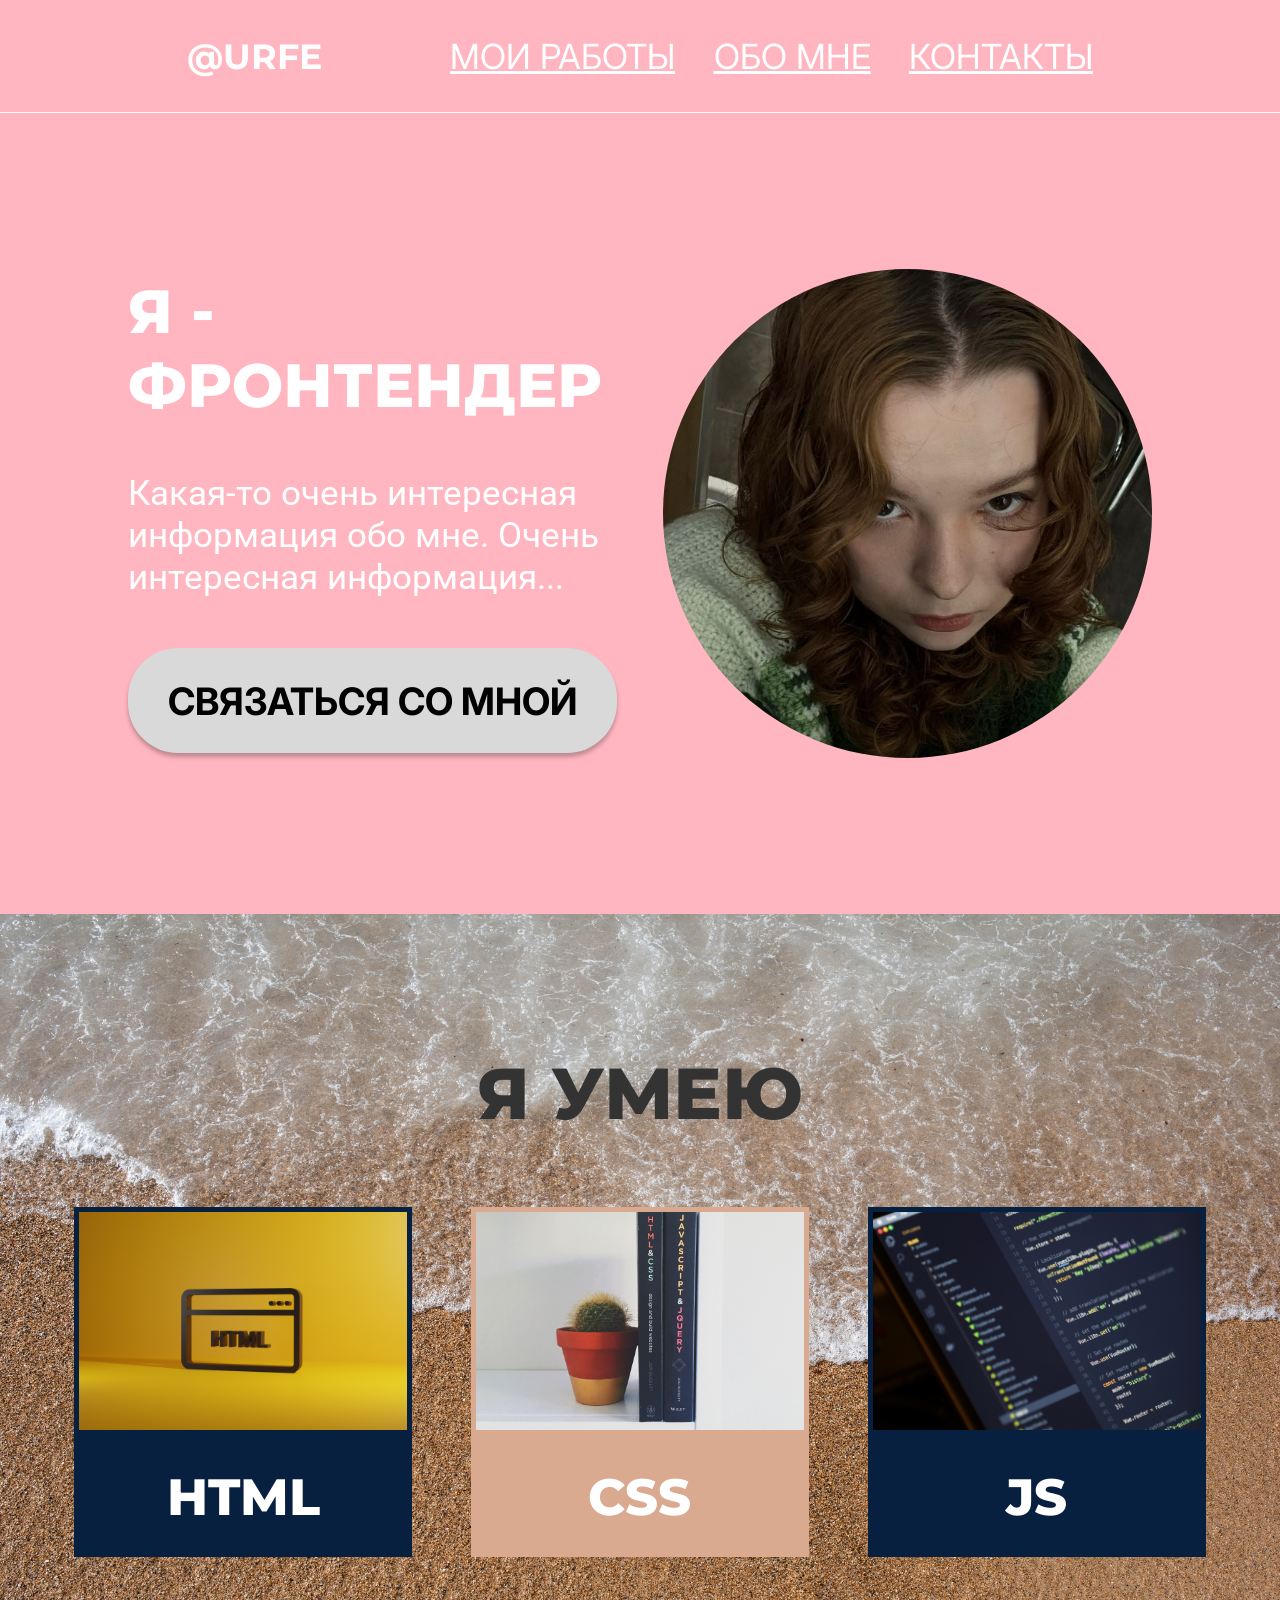
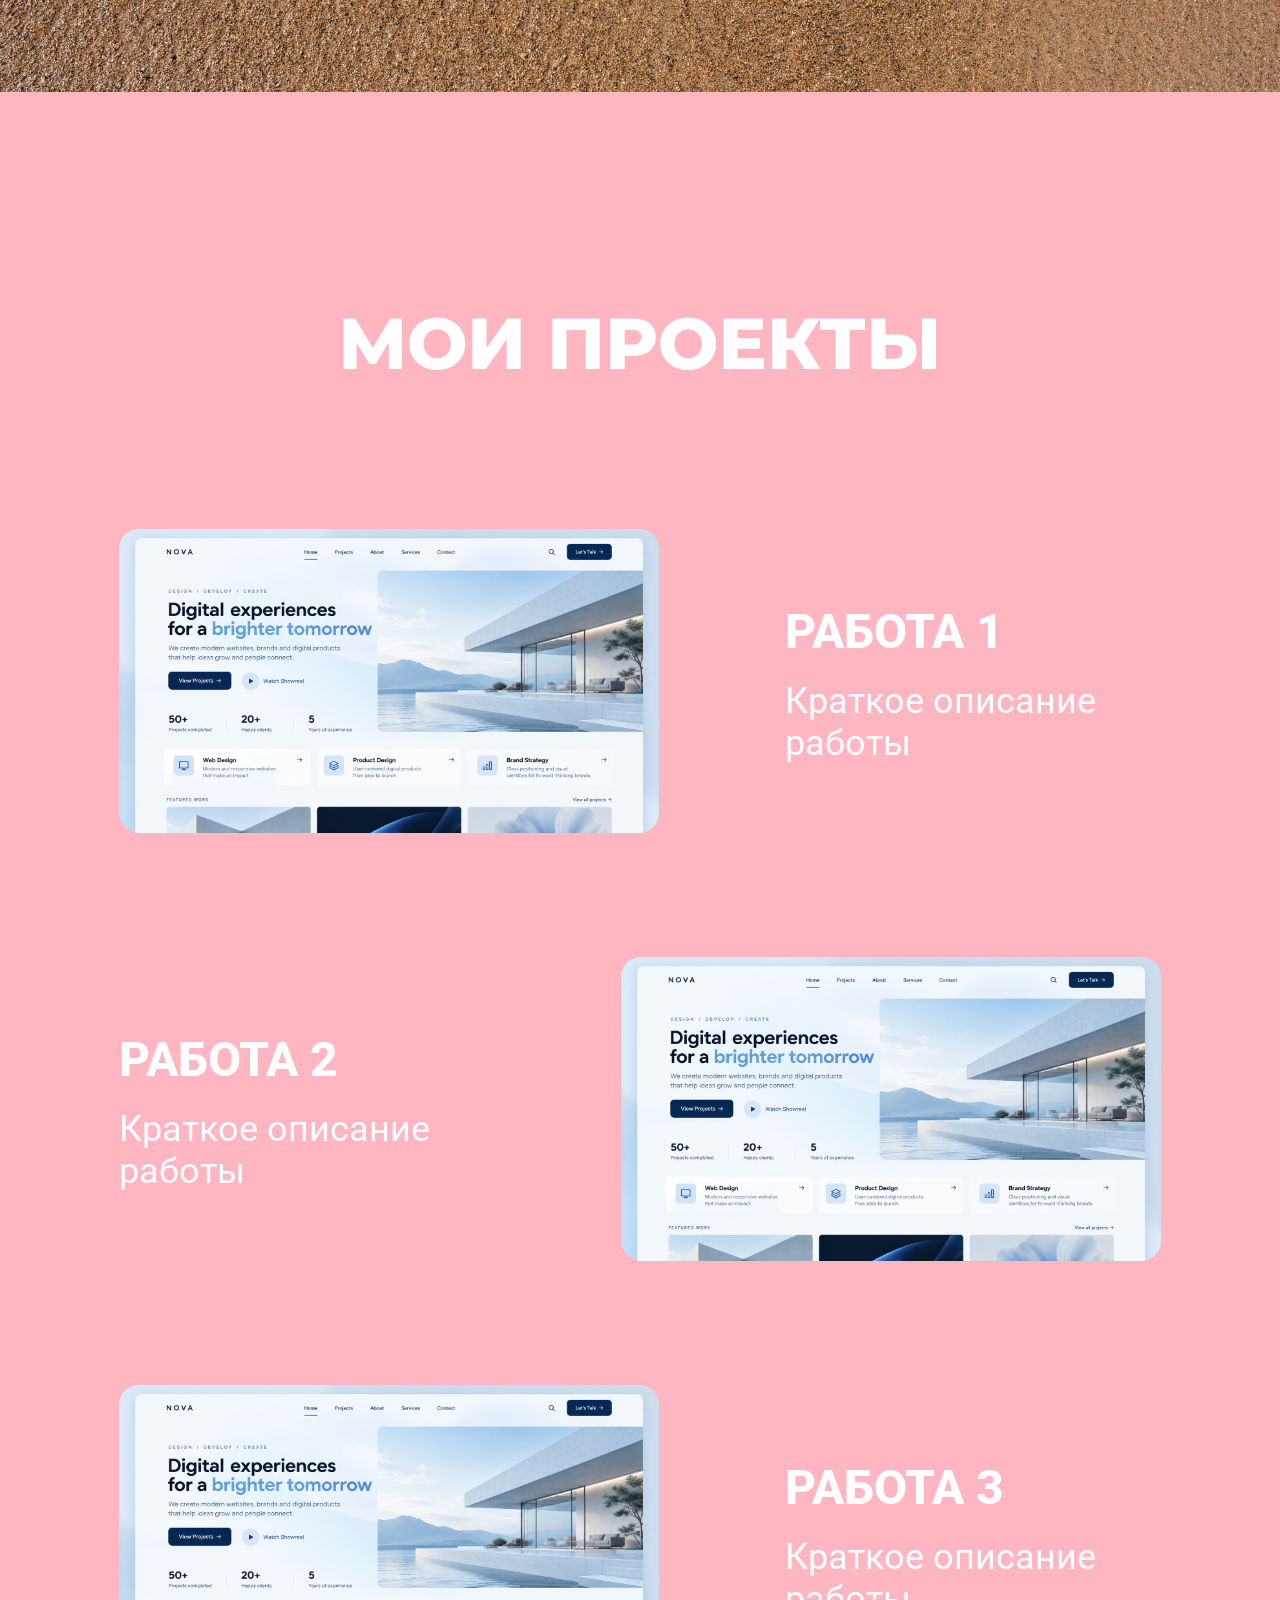
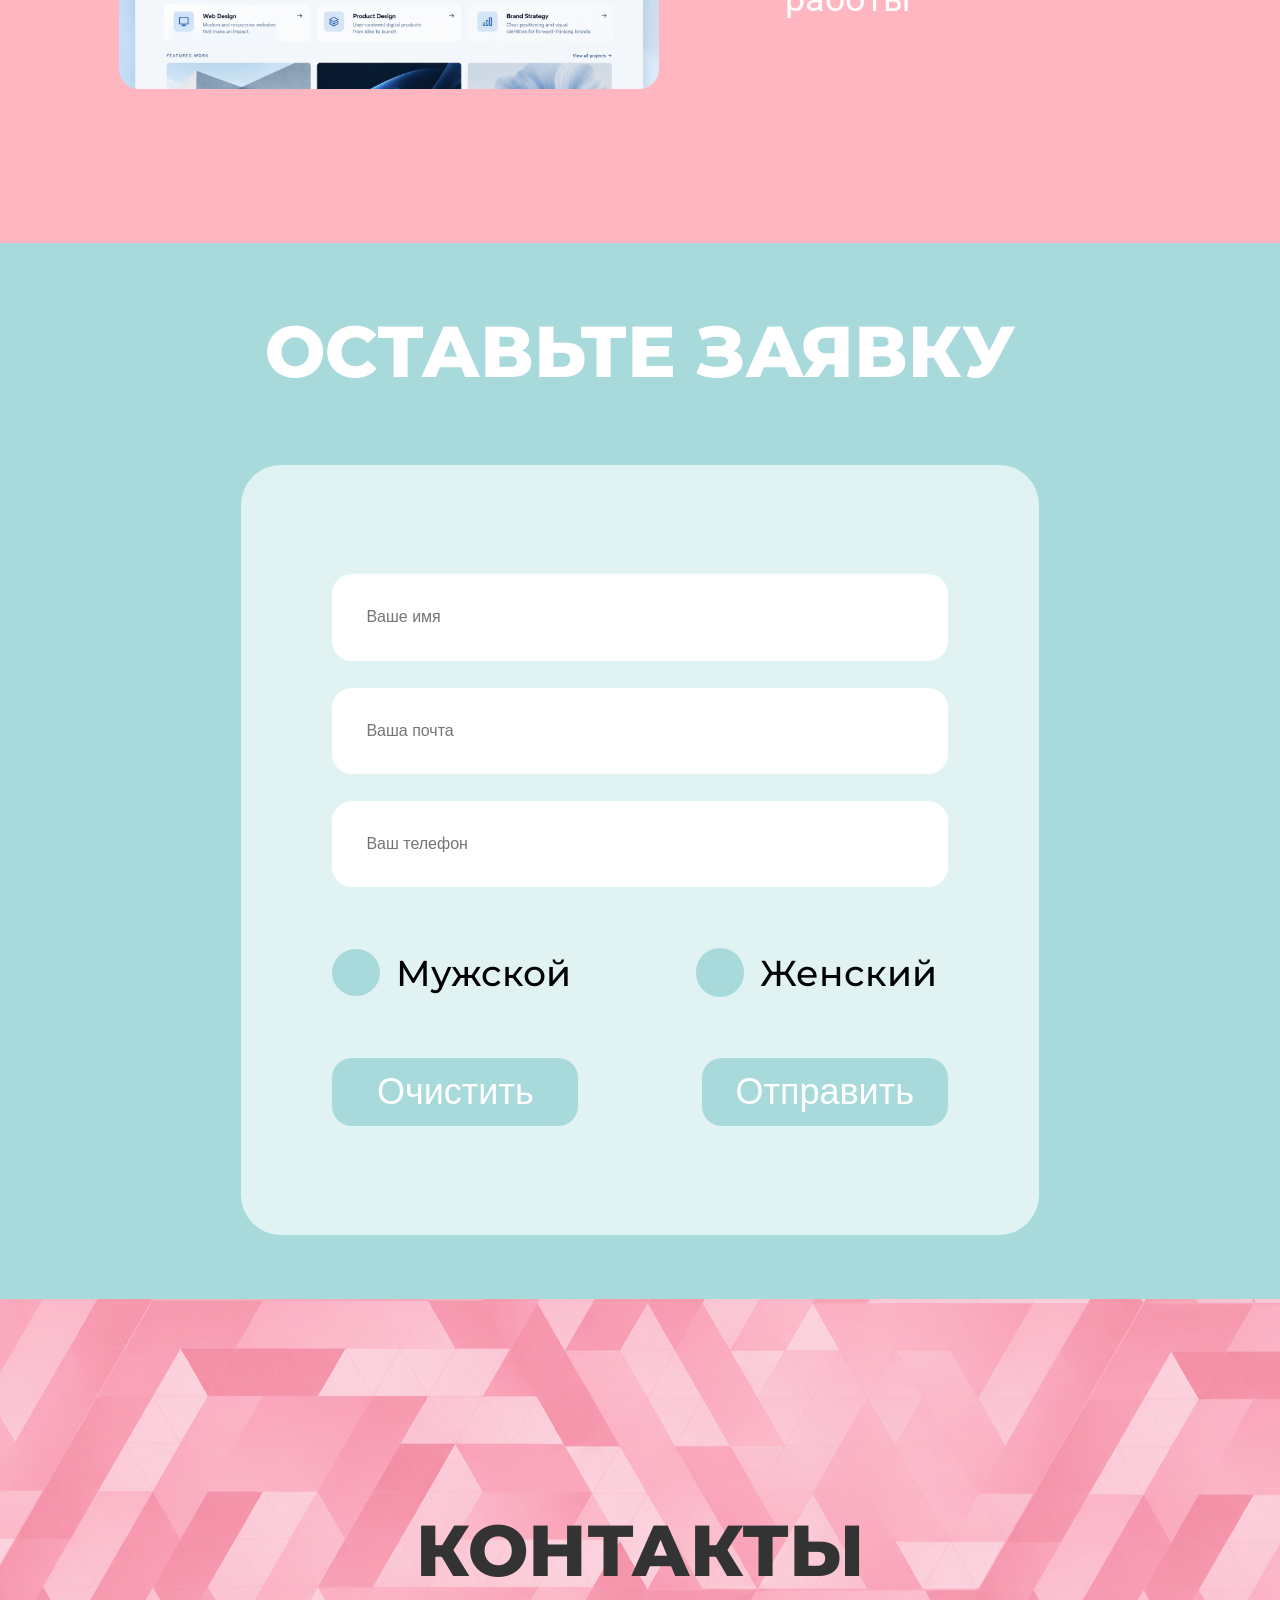
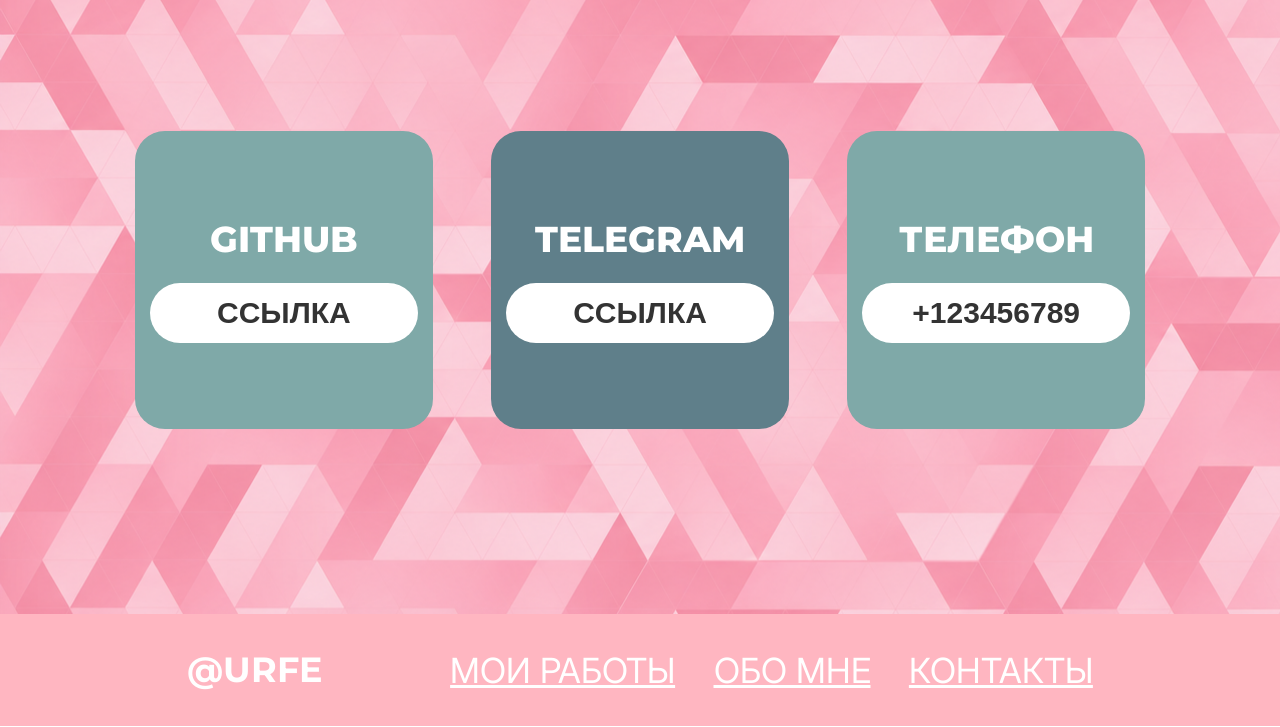
<file: index.html>
<!DOCTYPE html>
<html lang="en">
    <link rel="stylesheet" type="text/css" href="./main.css">
    
    <link rel="preconnect" href="https://fonts.googleapis.com">
    <link rel="preconnect" href="https://fonts.gstatic.com" crossorigin>
    <link href="https://fonts.googleapis.com/css2?family=Cinzel:wght@400..900&family=Inter:ital,opsz,wght@0,14..32,100..900;1,14..32,100..900&family=Montserrat:ital,wght@0,100..900;1,100..900&family=Roboto:ital,wght@0,100..900;1,100..900&family=Sora:wght@100..800&family=Source+Sans+3:ital,wght@0,200..900;1,200..900&family=Source+Serif+4:ital,opsz,wght@0,8..60,200..900;1,8..60,200..900&family=Vollkorn:ital,wght@0,400..900;1,400..900&display=swap" rel="stylesheet">
  
    <link rel="preconnect" href="https://fonts.googleapis.com">
    <link rel="preconnect" href="https://fonts.gstatic.com" crossorigin>
    <link href="https://fonts.googleapis.com/css2?family=Cinzel:wght@400..900&family=Inter:ital,opsz,wght@0,14..32,100..900;1,14..32,100..900&family=Montserrat:ital,wght@0,100..900;1,100..900&family=Roboto:ital,wght@0,100..900;1,100..900&family=Sora:wght@100..800&family=Source+Sans+3:ital,wght@0,200..900;1,200..900&family=Source+Serif+4:ital,opsz,wght@0,8..60,200..900;1,8..60,200..900&family=Vollkorn:ital,wght@0,400..900;1,400..900&display=swap" rel="stylesheet">

    <link rel="preconnect" href="https://fonts.googleapis.com">
    <link rel="preconnect" href="https://fonts.gstatic.com" crossorigin>
    <link href="https://fonts.googleapis.com/css2?family=Cinzel:wght@400..900&family=Inter:ital,opsz,wght@0,14..32,100..900;1,14..32,100..900&family=Montserrat:ital,wght@0,100..900;1,100..900&family=Sora:wght@100..800&family=Source+Sans+3:ital,wght@0,200..900;1,200..900&family=Source+Serif+4:ital,opsz,wght@0,8..60,200..900;1,8..60,200..900&family=Vollkorn:ital,wght@0,400..900;1,400..900&display=swap" rel="stylesheet">
<head>
    <meta charset="UTF-8">
    <meta http-equiv="X-UA-Compatible" content="IE=edge">
    <meta name="viewport" content="width=device-width, initial-scale=1.0">
    <title>Document</title>
</head>
<body>
    <div class="wrapper-body"></div>
        <header class="wrapper border-bottom">
            <div class="header">
                <div class="nickname">
                    <p class="username">@URFE</p>
                </div>

                    <input type="checkbox" id="burger-toggle" class="burger-toggle">
                    <label for="burger-toggle" class="burger-btn">
                        <span></span>
                    </label>
                


                <nav class="nav">
                    <a href="" class="links">МОИ РАБОТЫ</a>
                    <a href="" class="links">ОБО МНЕ</a>
                    <a href="" class="links">КОНТАКТЫ</a>
                </nav>
            </div>
        </header>

        <main class="wrapper">
            <div class="main">
                <div class="information">
                    <div class="title-container">
                        <h1 class="title">Я - ФРОНТЕНДЕР</h1>
                    </div>
                    <p class="someInfo">Какая-то очень интересная информация обо мне. Очень интересная информация...</p>
                    <button class="contact">СВЯЗАТЬСЯ СО МНОЙ</button>
                </div>
                
                <div class="img-container">
                    <img class="img" src="./photo_2026-08-16_20-21-43.jpg">
                </div>
            </div>
        </main>

        <section class="wrapper-i-can">
            <div class="i-can">
                <img class="background-img" src="./background.jpg">
                    <div class="content-i-can">
                        <span class="i-can-title">Я УМЕЮ</span>
                        <div class="imgs">
                            <div class="photo-container">
                                <img src="./html.jpg" alt="" class="img-i-can html">
                                <div class="block-html block">
                                    <p class="span-i-can">HTML</p>
                                </div>
                                
                            </div>
                            <div class="photo-container">
                                <img src="./css.jpg" alt="" class="img-i-can css">
                                <div class="block-css block">
                                    <p class="span-i-can">CSS</p>
                                </div>
                                
                            </div>
                            <div class="photo-container">
                                <img src="./js.jpg" alt="" class="img-i-can js">
                                <div class="block-js block">
                                    <p class="span-i-can">JS</p>
                                </div>
                                
                            </div>
                        </div>   
                    </div>
            </div>
        
        </section>

        <class class="wrapper">
            <section class="works">
                <p class="title-works">МОИ ПРОЕКТЫ</p>
                <div class="gallery-of-works">
                    <div class="work">
                        <div class="img-work-container">
                            <img src="./works.png" alt="" class="img-work">
                        </div>
                        <div class="info-about-work">
                            <p class="title-of-work">РАБОТА 1</p>
                            <p class="description-work">Краткое описание работы</p>
                        </div>
                    </div>

                    <div class="work">
                        <div class="img-work-container">
                            <img src="./works.png" alt="" class="img-work">
                        </div>
                    
                        <div class="info-about-work">
                            <p class="title-of-work">РАБОТА 2</p>
                            <p class="description-work">Краткое описание работы</p>
                        </div>
                    </div>

                    <div class="work">
                        <div class="img-work-container">
                            <img src="./works.png" alt="" class="img-work">
                        </div>
                        <div class="info-about-work">
                            <p class="title-of-work">РАБОТА 3</p>
                            <p class="description-work">Краткое описание работы</p>
                        </div>
                    </div>    
                </div>
                
            </section>
        </class>

        <section class="wrapper-request">
            <form class="request">
                <p class="title-request">ОСТАВЬТЕ ЗАЯВКУ</p>
                <div class="form-request">
                    <div class="request-data">
                        <input type="text" placeholder="Ваше имя" class="name input">
                        <input type="email" placeholder="Ваша почта" class="email input">
                        <input type="text" placeholder="Ваш телефон" class="number input">
                        <div class="gender">
                            <div class="man-container">
                                <input type="radio" id="man-dot" name="gender" value="man">
                                <label for="man-dot">Мужской</label>
                            </div>

                            <div class="woman-container">
                                <input type="radio" id="woman-dot" name="gender" value="woman">
                                <label for="woman-dot">Женский</label>
                            </div>
                        </div>
                    <div class="buttons-request">
                        <button class="clear button-request">Очистить</button>
                        <button class="send-request button-request">Отправить</button>
                    </div>
                </div>
            </form>

        </section>

        <section class="wrapper-my-links">
            <div class="my-links">
                <p class="title-my-links">КОНТАКТЫ</p>
                <div class="container-my-links">
                    <div class="block-my-links">
                        <p class="title-block-my-links">GITHUB</p>
                        <button class="button-link">ССЫЛКА</button>
                    </div>
                    <div class="block-my-links">
                        <p class="title-block-my-links">TELEGRAM</p>
                        <button class="button-link">ССЫЛКА</button>
                    </div>
                    <div class="block-my-links">
                        <p class="title-block-my-links">ТЕЛЕФОН</p>
                        <button class="button-link">+123456789</button>
                    </div>
                </div>
            </div>
        </section>
    </div>
    
    <footer class="wrapper border-bottom">
        <div class="footer">
            <div class="nickname">
                <p class="username">@URFE</p>
            </div>
            <nav class="nav">
                <a href="" class="links">МОИ РАБОТЫ</a>
                <a href="" class="links">ОБО МНЕ</a>
                <a href="" class="links">КОНТАКТЫ</a>
            </nav>
        </div>
    </footer>
</body>
</html>
</file>
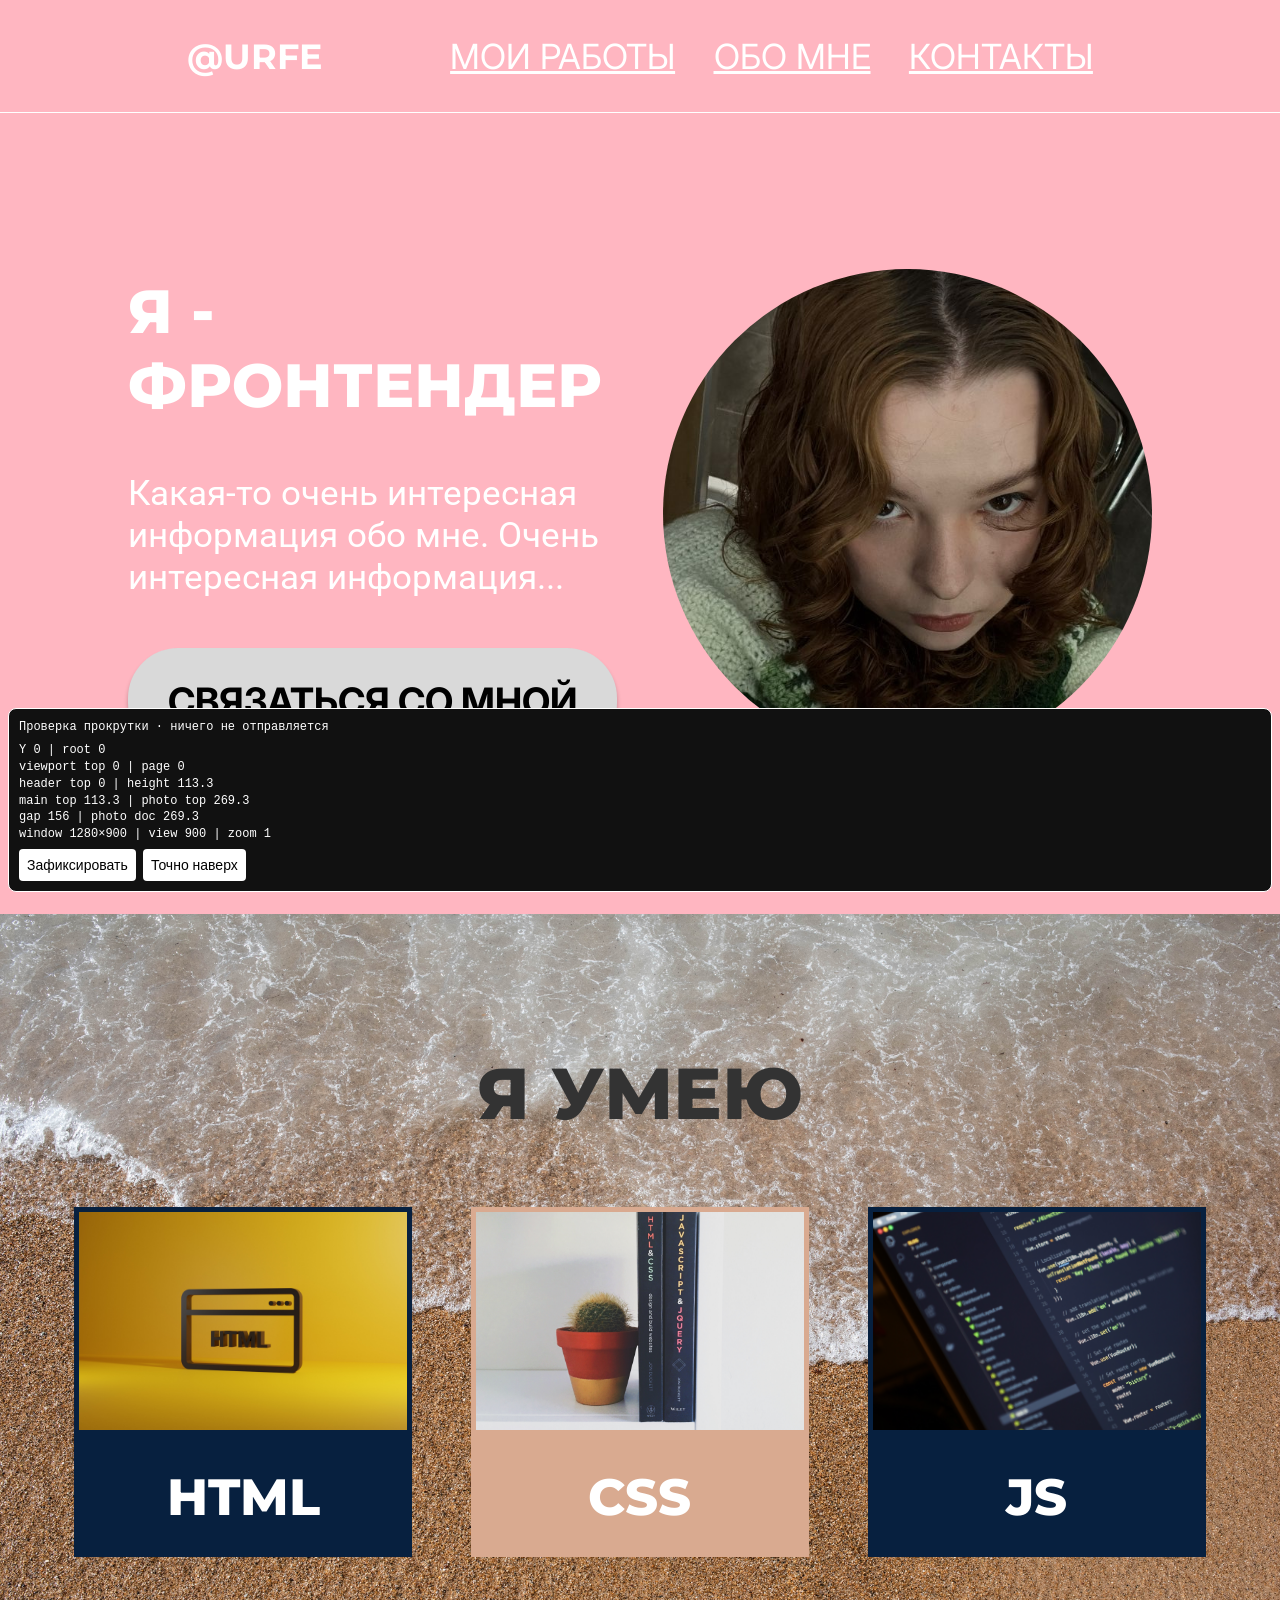
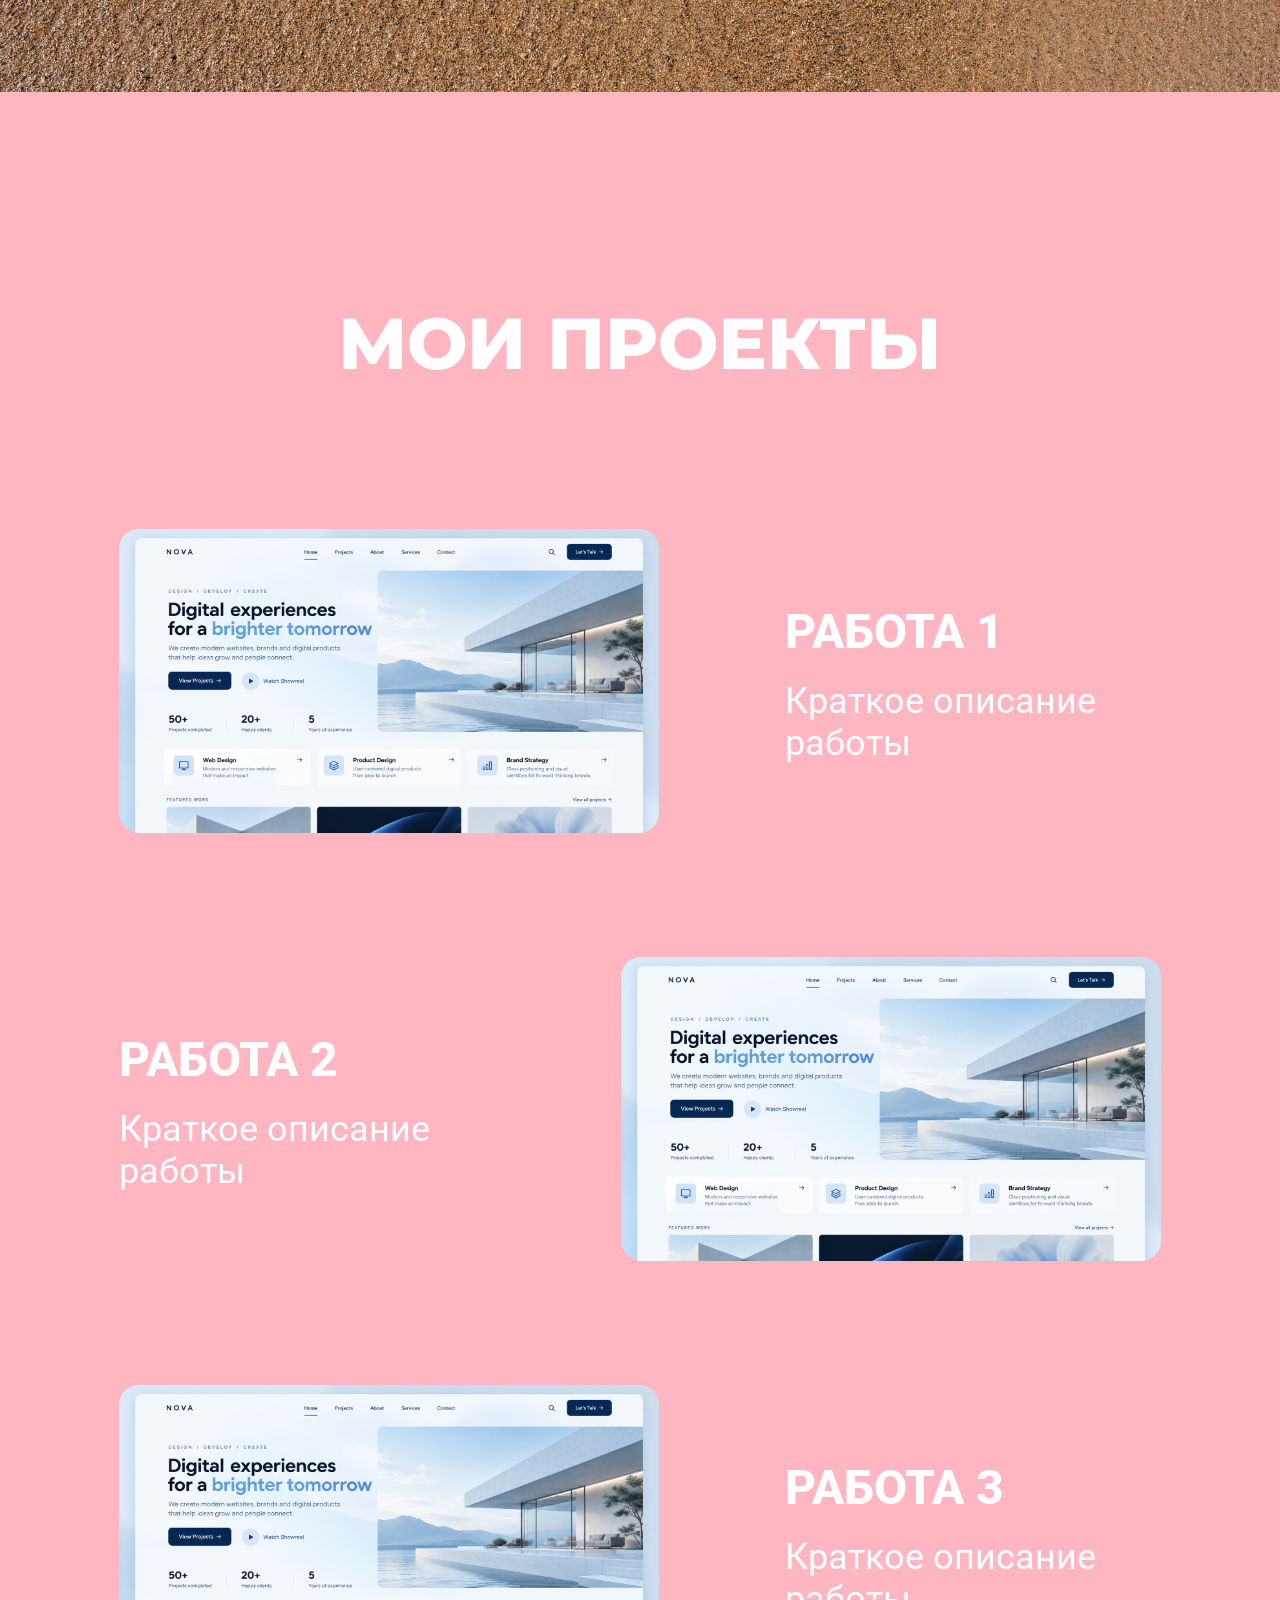
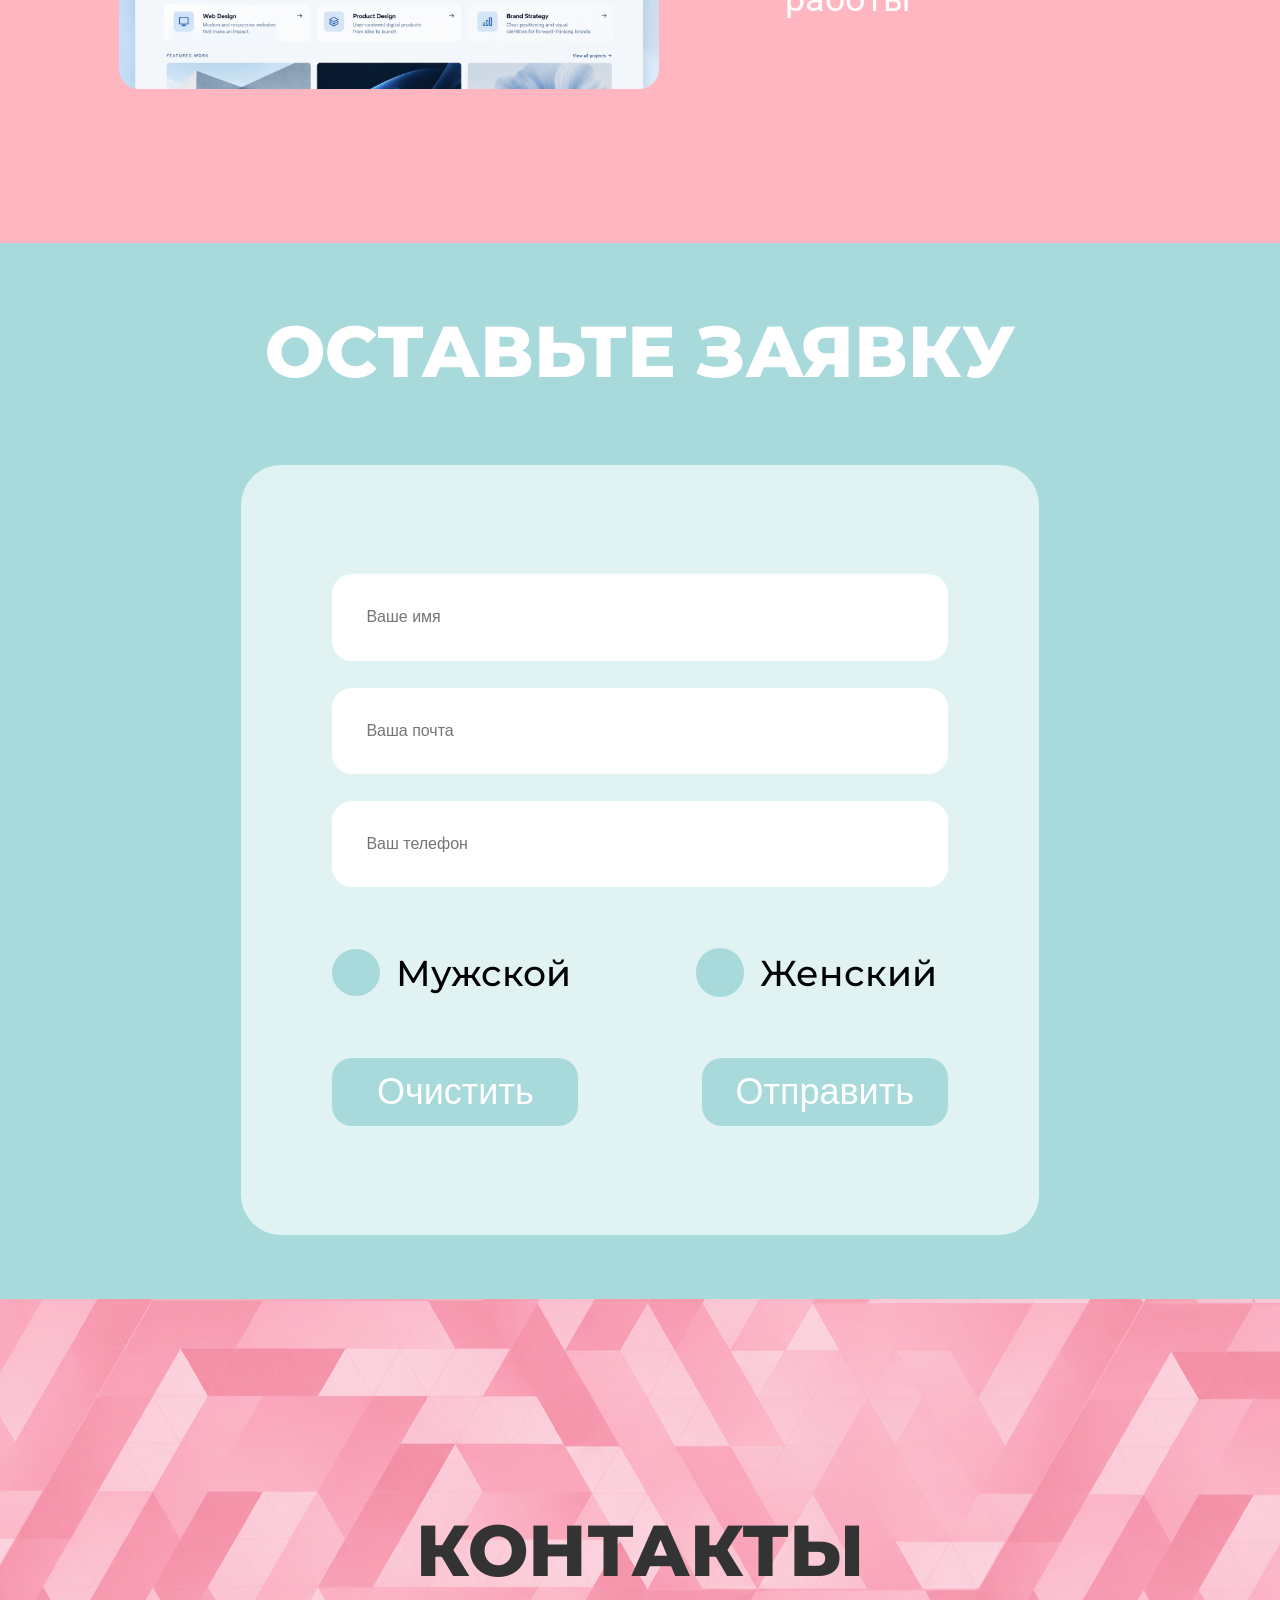
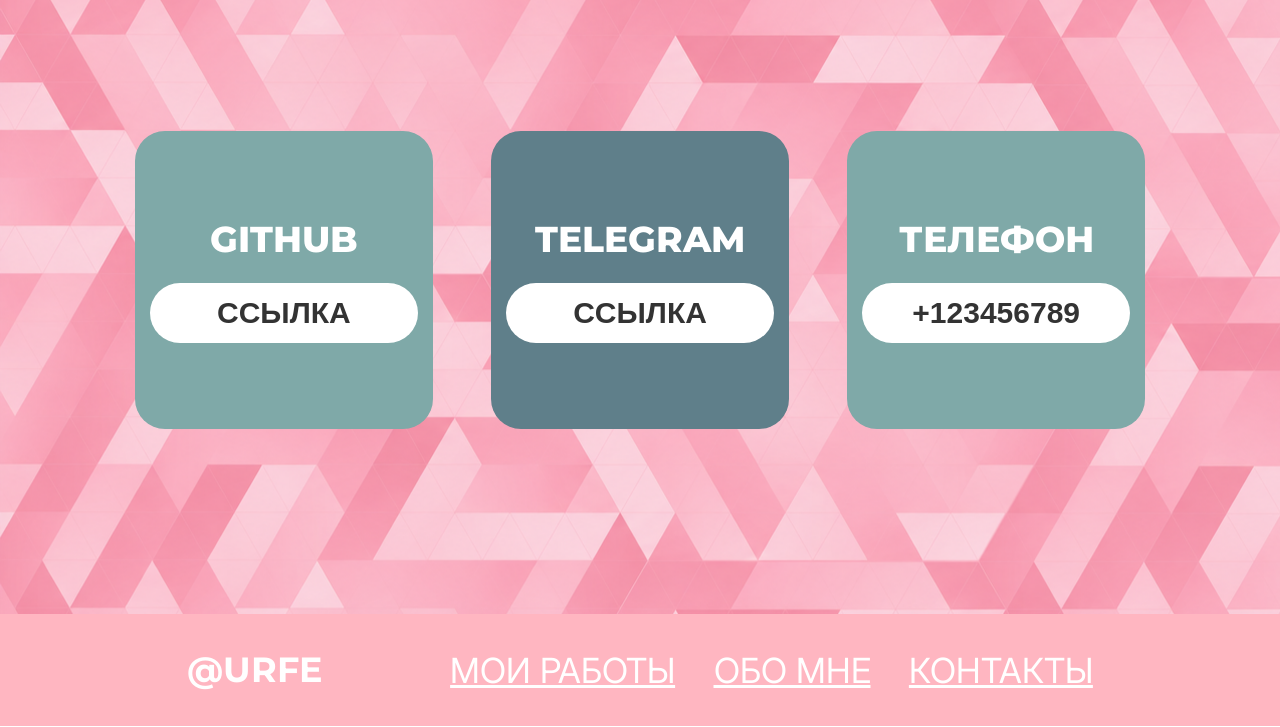
<file: scroll-check.html>
<!DOCTYPE html>
<html lang="en">
    <link rel="stylesheet" type="text/css" href="./main.css">
    
    <link rel="preconnect" href="https://fonts.googleapis.com">
    <link rel="preconnect" href="https://fonts.gstatic.com" crossorigin>
    <link href="https://fonts.googleapis.com/css2?family=Cinzel:wght@400..900&family=Inter:ital,opsz,wght@0,14..32,100..900;1,14..32,100..900&family=Montserrat:ital,wght@0,100..900;1,100..900&family=Roboto:ital,wght@0,100..900;1,100..900&family=Sora:wght@100..800&family=Source+Sans+3:ital,wght@0,200..900;1,200..900&family=Source+Serif+4:ital,opsz,wght@0,8..60,200..900;1,8..60,200..900&family=Vollkorn:ital,wght@0,400..900;1,400..900&display=swap" rel="stylesheet">
  
    <link rel="preconnect" href="https://fonts.googleapis.com">
    <link rel="preconnect" href="https://fonts.gstatic.com" crossorigin>
    <link href="https://fonts.googleapis.com/css2?family=Cinzel:wght@400..900&family=Inter:ital,opsz,wght@0,14..32,100..900;1,14..32,100..900&family=Montserrat:ital,wght@0,100..900;1,100..900&family=Roboto:ital,wght@0,100..900;1,100..900&family=Sora:wght@100..800&family=Source+Sans+3:ital,wght@0,200..900;1,200..900&family=Source+Serif+4:ital,opsz,wght@0,8..60,200..900;1,8..60,200..900&family=Vollkorn:ital,wght@0,400..900;1,400..900&display=swap" rel="stylesheet">

    <link rel="preconnect" href="https://fonts.googleapis.com">
    <link rel="preconnect" href="https://fonts.gstatic.com" crossorigin>
    <link href="https://fonts.googleapis.com/css2?family=Cinzel:wght@400..900&family=Inter:ital,opsz,wght@0,14..32,100..900;1,14..32,100..900&family=Montserrat:ital,wght@0,100..900;1,100..900&family=Sora:wght@100..800&family=Source+Sans+3:ital,wght@0,200..900;1,200..900&family=Source+Serif+4:ital,opsz,wght@0,8..60,200..900;1,8..60,200..900&family=Vollkorn:ital,wght@0,400..900;1,400..900&display=swap" rel="stylesheet">
<head>
    <meta charset="UTF-8">
    <meta http-equiv="X-UA-Compatible" content="IE=edge">
    <meta name="viewport" content="width=device-width, initial-scale=1.0">
    <title>Document</title>
</head>
<body>
    <div class="wrapper-body"></div>
        <header class="wrapper border-bottom">
            <div class="header">
                <div class="nickname">
                    <p class="username">@URFE</p>
                </div>

                    <input type="checkbox" id="burger-toggle" class="burger-toggle">
                    <label for="burger-toggle" class="burger-btn">
                        <span></span>
                    </label>
                


                <nav class="nav">
                    <a href="" class="links">МОИ РАБОТЫ</a>
                    <a href="" class="links">ОБО МНЕ</a>
                    <a href="" class="links">КОНТАКТЫ</a>
                </nav>
            </div>
        </header>

        <main class="wrapper">
            <div class="main">
                <div class="information">
                    <div class="title-container">
                        <h1 class="title">Я - ФРОНТЕНДЕР</h1>
                    </div>
                    <p class="someInfo">Какая-то очень интересная информация обо мне. Очень интересная информация...</p>
                    <button class="contact">СВЯЗАТЬСЯ СО МНОЙ</button>
                </div>
                
                <div class="img-container">
                    <img class="img" src="./photo_2026-08-16_20-21-43.jpg">
                </div>
            </div>
        </main>

        <section class="wrapper-i-can">
            <div class="i-can">
                <img class="background-img" src="./background.jpg">
                    <div class="content-i-can">
                        <span class="i-can-title">Я УМЕЮ</span>
                        <div class="imgs">
                            <div class="photo-container">
                                <img src="./html.jpg" alt="" class="img-i-can html">
                                <div class="block-html block">
                                    <p class="span-i-can">HTML</p>
                                </div>
                                
                            </div>
                            <div class="photo-container">
                                <img src="./css.jpg" alt="" class="img-i-can css">
                                <div class="block-css block">
                                    <p class="span-i-can">CSS</p>
                                </div>
                                
                            </div>
                            <div class="photo-container">
                                <img src="./js.jpg" alt="" class="img-i-can js">
                                <div class="block-js block">
                                    <p class="span-i-can">JS</p>
                                </div>
                                
                            </div>
                        </div>   
                    </div>
            </div>
        
        </section>

        <class class="wrapper">
            <section class="works">
                <p class="title-works">МОИ ПРОЕКТЫ</p>
                <div class="gallery-of-works">
                    <div class="work">
                        <div class="img-work-container">
                            <img src="./works.png" alt="" class="img-work">
                        </div>
                        <div class="info-about-work">
                            <p class="title-of-work">РАБОТА 1</p>
                            <p class="description-work">Краткое описание работы</p>
                        </div>
                    </div>

                    <div class="work">
                        <div class="img-work-container">
                            <img src="./works.png" alt="" class="img-work">
                        </div>
                    
                        <div class="info-about-work">
                            <p class="title-of-work">РАБОТА 2</p>
                            <p class="description-work">Краткое описание работы</p>
                        </div>
                    </div>

                    <div class="work">
                        <div class="img-work-container">
                            <img src="./works.png" alt="" class="img-work">
                        </div>
                        <div class="info-about-work">
                            <p class="title-of-work">РАБОТА 3</p>
                            <p class="description-work">Краткое описание работы</p>
                        </div>
                    </div>    
                </div>
                
            </section>
        </class>

        <section class="wrapper-request">
            <form class="request">
                <p class="title-request">ОСТАВЬТЕ ЗАЯВКУ</p>
                <div class="form-request">
                    <div class="request-data">
                        <input type="text" placeholder="Ваше имя" class="name input">
                        <input type="email" placeholder="Ваша почта" class="email input">
                        <input type="text" placeholder="Ваш телефон" class="number input">
                        <div class="gender">
                            <div class="man-container">
                                <input type="radio" id="man-dot" name="gender" value="man">
                                <label for="man-dot">Мужской</label>
                            </div>

                            <div class="woman-container">
                                <input type="radio" id="woman-dot" name="gender" value="woman">
                                <label for="woman-dot">Женский</label>
                            </div>
                        </div>
                    <div class="buttons-request">
                        <button class="clear button-request">Очистить</button>
                        <button class="send-request button-request">Отправить</button>
                    </div>
                </div>
            </form>

        </section>

        <section class="wrapper-my-links">
            <div class="my-links">
                <p class="title-my-links">КОНТАКТЫ</p>
                <div class="container-my-links">
                    <div class="block-my-links">
                        <p class="title-block-my-links">GITHUB</p>
                        <button class="button-link">ССЫЛКА</button>
                    </div>
                    <div class="block-my-links">
                        <p class="title-block-my-links">TELEGRAM</p>
                        <button class="button-link">ССЫЛКА</button>
                    </div>
                    <div class="block-my-links">
                        <p class="title-block-my-links">ТЕЛЕФОН</p>
                        <button class="button-link">+123456789</button>
                    </div>
                </div>
            </div>
        </section>
    </div>
    
    <footer class="wrapper border-bottom">
        <div class="footer">
            <div class="nickname">
                <p class="username">@URFE</p>
            </div>
            <nav class="nav">
                <a href="" class="links">МОИ РАБОТЫ</a>
                <a href="" class="links">ОБО МНЕ</a>
                <a href="" class="links">КОНТАКТЫ</a>
            </nav>
        </div>
    </footer>
<script>
(() => {
  const panel = document.createElement('aside');
  panel.id = 'scroll-diagnostics';
  panel.style.cssText = 'position:fixed;left:8px;right:8px;bottom:8px;z-index:2147483646;padding:10px;background:#111;color:#fff;border:1px solid #fff;border-radius:8px;font:12px/1.4 monospace;text-align:left';
  panel.innerHTML = '<div>Проверка прокрутки · ничего не отправляется</div><pre style="margin:6px 0;white-space:pre-wrap"></pre><button type="button">Зафиксировать</button> <button type="button">Точно наверх</button>';
  document.body.append(panel);
  const output = panel.querySelector('pre');
  const [freeze, top] = panel.querySelectorAll('button');
  for (const button of [freeze, top]) button.style.cssText = 'font:14px sans-serif;padding:8px;border:0;border-radius:4px;background:white;color:black';
  let frozen = false;
  let queued = false;
  const n = value => Math.round(value * 10) / 10;
  function measure() {
    queued = false;
    if (frozen) return;
    const header = document.querySelector('header').getBoundingClientRect();
    const main = document.querySelector('main').getBoundingClientRect();
    const photo = document.querySelector('.img').getBoundingClientRect();
    const v = window.visualViewport;
    output.textContent = [
      `Y ${n(scrollY)} | root ${n(document.scrollingElement.scrollTop)}`,
      `viewport top ${n(v?.offsetTop ?? 0)} | page ${n(v?.pageTop ?? scrollY)}`,
      `header top ${n(header.top)} | height ${n(header.height)}`,
      `main top ${n(main.top)} | photo top ${n(photo.top)}`,
      `gap ${n(photo.top - header.bottom)} | photo doc ${n(photo.top + scrollY)}`,
      `window ${innerWidth}×${innerHeight} | view ${n(v?.height ?? innerHeight)} | zoom ${n(v?.scale ?? 1)}`
    ].join('\n');
  }
  function schedule() {
    if (!queued) { queued = true; requestAnimationFrame(measure); }
  }
  freeze.addEventListener('click', () => {
    if (!frozen) measure();
    frozen = !frozen;
    freeze.textContent = frozen ? 'Продолжить' : 'Зафиксировать';
    if (!frozen) measure();
  });
  top.addEventListener('click', () => {
    frozen = false;
    freeze.textContent = 'Зафиксировать';
    window.scrollTo({top:0, left:0, behavior:'instant'});
    schedule();
  });
  for (const event of ['scroll', 'resize', 'pageshow', 'load', 'scrollend']) window.addEventListener(event, schedule, {passive:true});
  window.visualViewport?.addEventListener('scroll', schedule, {passive:true});
  window.visualViewport?.addEventListener('resize', schedule, {passive:true});
  document.fonts?.ready.then(schedule);
  measure();
})();

</script>
</body>
</html>
</file>
<file: main.css>
*, *::before, *::after {
    box-sizing: border-box;
}

html {
  scroll-behavior: smooth;
}

body {
    font-family: "Montserrat", sans-serif;
    font-optical-sizing: auto;
    font-weight: 400;
    font-style: normal;

    height: fit-content;
    margin: 0;
    padding: 0;
    width: 100%;
}

.border-bottom {
    border-bottom: 1px solid white;
}

.header {
    box-sizing: border-box;
    
    height: fit-content;
    max-width: 1440px;

    display: flex;
    justify-content: space-around;
    align-items: center;
    gap: clamp(12px, 10vw, 135px);
    background-color: #FFB6C1;
}


.username {
    color: white;
    font-size: calc(24px + 12 * (100vw / 1440));
    font-weight: 700;
}

.burger-toggle, 
.burger-btn {
    display: none;
}

.nav {
    display: flex;
    justify-content: center;
    align-items: center;
    gap: clamp(12px, 3vw, 40px);

    flex-wrap: wrap;

    font-family: "Inter", sans-serif;;
    
    box-sizing: border-box;
}

.links {
    white-space: nowrap;

    color: white;
    font-size: calc(24px + 12 * (100vw / 1440));
}

.wrapper {
    background-color: #FFB6C1;
    width: 100%;

    display: flex;
    justify-content: center;
}

.main {
    max-width: 1440px;
    width: 100%;

    height: auto;
    min-height: 801px;
    display: flex;
    justify-content: center;
    align-items: center;
    gap: 46px;
    padding: 40px 20px;

    padding-left: clamp(40px, 10vw, 135px);
    padding-right: clamp(40px, 10vw, 135px);
}



.information {
    width: 100%;
    max-width: 605px;
    min-width: 0;
    margin: 0;
    display: flex;
    flex-direction: column;
    align-items: center;
    gap: 50px;
    color: white;

}

.title-container {
    display: flex;
    flex-wrap: nowrap;
}

.title {
    font-size: calc(40px + 24 * (100vw / 1440));
    font-weight: 800;
    margin: 0;

}

.someInfo {
    font-family: "Roboto", sans-serif;
    font-size: calc(30px + 6 * (100vw / 1440));
    font-weight: 400px;
    width: 100%;
    max-width: 605px;
    margin: 0;
}


.contact {
    background: #D9D9D9;
    border: none;
    box-shadow: 0px 4px 4px rgba(0, 0, 0, 0.25);
    border-radius: 50px;

    width: 100%;
    height: auto;
    padding: clamp(16px, 2.3vw, 33px) 20px;

    font-size: calc(20px + 20 * (100vw / 1440));
    font-family: "Inter", sans-serif;
    font-weight: 700;

    cursor: pointer;

    transition: 0.3s ease; 
}

.img-container {
    width: 100%;
    max-width: 516px;
    min-width: 300px;
}
.img {
    display: block;
    width: 100%;
    height: auto;
    border-radius: 50%;
}

.contact:hover {
    background: #BFBFBF;
    transition: 0.3s;
}

.i-can {
    position: relative;
    max-height: 796px;
    height: 100%;
    width: 100%;
}

.content-i-can {
    width: 100%;
    height: fit-content;

    padding-bottom: clamp(50px, 15vh, 150px) ;
    display: flex;
    flex-direction: column;
    align-items: center;
    gap: 70px;
    
}

.background-img {
    width: 100%;
    height: 100%;
    object-fit: cover;

    position: absolute;

    z-index: -2;
}

.i-can-title {
    font-family: "Montserrat", sans-serif;
    color: #333333;
    font-size: 72px;
    font-weight: 800;

    padding-top: 135px;
}

.imgs {
    display: flex;
    justify-content: center;
    gap: 58.5px;
    flex-wrap: wrap;

    width: 100%;
    max-width: 1167px;

}

.photo-container {
    width: clamp(100px, 29%, calc((100% - 117px) / 3));
    padding-top: calc((100% - 117px) / 3);
    
    position: relative;
    display: flex;
    flex-direction: column;
}

.img-i-can {
    height: 65%;
    width: 100%;

    object-fit: cover;
    position: absolute;
    top: 0;
    left: 0;
    
}

.js, .html {
    border: 5px solid #07203F;
}

.css {
    border: 5px solid #D9AA90;
}

.block {
    width: 100%;
    height: 35%;

    position: absolute;
    display: flex;
    justify-content: center;
    align-items: center;

    top: 65%;
}

.block-html {
    background-color: #07203F;
    border: 5px solid #07203F;
}

.block-css {
    background-color: #D9AA90;
    border: 5px solid #D9AA90;
}

.block-js {
   background-color: #07203F; 
   border: 5px solid #07203F;
}



.span-i-can {
    font-family: "Montserrat", sans-serif;
    font-size: calc(30px + 24 * (100vw / 1440));
    font-weight: 800;

    width: 100%;
    text-align: center;

    margin: 0;
    color: #FFFFFF;

}

    .works {
    height: fit-content;
    max-width: 1440px;
    width: 100%;

    display: flex;
    flex-direction: column;
    justify-content: center;
    align-items: center;
    gap: 70px;

    background-color: #FFB6C1;
}   

.title-works {
    font-family: "Montserrat", sans-serif;
    font-size: 72px;
    font-weight: 800;

    color: #FFFFFF;

    padding-top: 135px;
}

.gallery-of-works {
    display: flex;
    flex-direction: column;
    justify-content: center;
    align-items: center;
    gap: 120px;

    width: 100%;
    max-width: 1118px;

    padding-bottom: 150px;

    padding-left: clamp(20px, 3vw, 165px);
    padding-right: clamp(20px, 3vw, 165px);

}

.work {
    display: flex;
    flex-direction: row;

    gap: 126px;

    width: 100%;

    height: 100%;
    max-height: 366px;

}

.work:nth-child(odd) {
    flex-direction: row;
}

.work:nth-child(even) {
    flex-direction: row-reverse;
}

.info-about-work {
    display: flex;
    flex-direction: column;
    justify-content: center;
    gap: 20px;

    font-family: "Roboto", sans-serif;

    color: #FFFFFF;

}

.title-of-work {
    font-size: 48px;
    font-weight: 800;
    margin: 0;
}

.description-work {
    font-size: 36px;
    font-weight: 400;
    margin: 0;
}

.img-work-container {
    width: 100%;
    max-width: 540px;
    height: 100%;
    max-height: 366px;
}

.img-work {
    object-fit: cover;
    width: 100%;
    height: 100%;

    border-radius: 20px;
}

.wrapper-request {
    display: flex;
    align-items: center;
    justify-content: center;

    background-color: #A8DADC;
    width: 100%;
}

.request {
    background-color: #A8DADC;

    max-width: 1140px;
    width: 100%;
    height: fit-content;

    display: flex;
    flex-direction: column;
    justify-content: center;
    align-items: center;
    gap: clamp(30px, 10vh, 70px);

    padding: 5% 0;
}

.title-request {
    font-weight: 800;
    font-size: 72px;
    color: #FFFFFF;

    margin: 0;
    text-align: center;

}

.form-request {
    background-color:rgba(255, 255, 255, 0.65);
    padding: 0 5% 0 5%;
    width: 70%;
    height: 770px;

    border-radius: 40px;
    display: flex;
    flex-direction: column;
    justify-content: center;
    align-items: center;

    gap: clamp(20px, 5vh, 60px);

    font-weight: 500;

}

.request-data {
    display: flex;
    flex-direction: column;
    align-items: center;
    justify-content: center;

    gap: clamp(10px, 3vh, 30px);
    width: 100%;
    height: 50%;
}

.input {
    border: none;
    background-color: #FFFFFF;
    color: #333333;

    width: 90%;
    height: 30%;
    padding: 5%;
    border-radius: 20px;

    font-size: 16px;
    color: #333333;
}

.gender {
   display: flex;
   align-items: center;
   gap: 28%; 
   width: 90%;
   height: fit-content;
   padding-top: 5%;
}

input[type="radio"] {
    appearance: none;
    aspect-ratio: 1 / 1;
    width: 25%;
    margin: 0;
    flex-shrink: 0;
    border-radius: 50%;
    background-color: #A8DADC;
    cursor: pointer;
}

input[type="radio"]:checked {
    background-color: #777;
    border: 4px solid #A8DADC;
}

input[type="radio"]:focus-visible {
    outline: 2px solid #777;
    outline-offset: 3px;
}

.man-container,
.woman-container {
    display: flex;
    align-items: center;
    gap: 16px;
}

.gender label {
    font-size: 36px;
    cursor: pointer;
    
}

.buttons-request {
    padding-top: 5%;
    display: flex;
    justify-content: space-between;
    width: 90%;
    height: fit-content;
}

.button-request {
    border: none;
    height: 68px;
    width: 40%;

    font-size: 36px;
    border-radius: 20px;

    background-color: #A8DADC;
    transition: 0.2s;
    color: #FFFFFF;
}

.button-request:hover {
    background-color: #679ea0;
    cursor: pointer;
}

.my-links {
    background-image: url(mylinksimg.png);
    
    display: flex;
    flex-direction: column;
    align-items: center;
}

.title-my-links {
    font-size: 72px;
    font-weight: 800;

    color: #333333;
    padding: 135px 0 65px 0;
}

.container-my-links {
    display: flex;
    justify-content: space-around;
    margin: 0;
    padding: 0 135px 185px 135px;
    gap: 58.5px;
    width: 100%;
}

.block-my-links {
    width: 100%;
    aspect-ratio: 1 / 1;
    color: #FFFFFF;

    display: flex;
    flex-direction: column;
    align-items: center;
    justify-content: center;
    gap: 22px;
    
    border-radius: 30px;

}

.one-colored-container {
    background-color: #679ea0;
}

.block-my-links:nth-child(odd) {
    background-color: #7FA9A8;
}

.block-my-links:nth-child(even) {
    background-color: #5F7F8A;
}

.title-block-my-links {
    font-size: 36px;
    font-weight: 800;

    margin: 0;
    padding: 0;
}

.button-link {
    border: none;
    background-color: #FFFFFF;
    color: #333333;
    width: 90%;
    height: 20%;

    font-size: 30px;
    font-weight: 800;
    margin: 0;
    padding: 0;

    border-radius: 30px;
}

.footer {
    box-sizing: border-box;
    
    height: fit-content;
    max-width: 1440px;

    display: flex;
    justify-content: space-around;
    align-items: center;
    gap: clamp(12px, 10vw, 135px);
    background-color: #FFB6C1;
}

header {
    position: sticky;
    z-index: 1000;
    top: 0;
}

.wrapper-body {
    display: block;
    position: relative; 
}

@media (800px < width <= 1200px) {

    .header {
        box-sizing: border-box;
        
        height: fit-content;
        max-width: 1200px;
        width: 100%;

        display: flex;
        justify-content: space-around;
        align-items: center;
        background-color: #FFB6C1;
    }


    .username {
        color: white;
        font-size: 40px;
        font-weight: 700;
    }

    .burger-toggle, 
    .burger-btn {
        display: none;
    }

    .nav {
        display: flex;
        flex-direction: row;
        justify-content: center;
        align-content: center;
        gap: 40px;
        flex-wrap: wrap;

        padding: 50px 0;

        font-family: "Inter", sans-serif;;
        
        box-sizing: border-box;
    }

    .links {
        white-space: nowrap;

        color: white;
        font-size: 30px;
    }

    .wrapper {
        background-color: #FFB6C1;
        width: 100%;

        display: flex;
        justify-content: center;
    }

    .main {
        max-width: 1200px;
        width: 100%;

        height: auto;
        min-height: none;
        display: flex;
        flex-direction: column-reverse;
        justify-content: center;
        align-items: center;
        gap: 41px;
        padding: 100px 200px;

        padding-left: none;
        padding-right: none;
    }



    .information {
        width: 100%;
        max-width: 605px;
        min-width: 0;
        margin: 0;
        display: flex;
        flex-direction: column;
        align-items: center;
        gap: 41px;
        color: white;

    }

    .title-container {
        display: flex;
        flex-wrap: nowrap;
    }

    .title {
        font-size: 64px;
        font-weight: 800;
        margin: 0;

        text-align: center;
    }

    .someInfo {
        font-family: "Roboto", sans-serif;
        font-size: 36px;
        font-weight: 400px;
        text-align: center;
        width: 100%;
        max-width: none;
        margin: 0;
    }


    .contact {
        background: #D9D9D9;
        border: none;
        box-shadow: 0px 4px 4px rgba(0, 0, 0, 0.25);
        border-radius: 50px;

        width: 100%;
        height: auto;
        padding: clamp(16px, 2.3vw, 33px) 20px;

        font-size: 40px;
        font-family: "Inter", sans-serif;
        font-weight: 700;

        cursor: pointer;

        transition: 0.3s ease; 
    }

    .img-container {
        width: 100%;
        max-width: 516px;
        min-width: 300px;
    }
    .img {
        display: block;
        width: 100%;
        height: auto;
        border-radius: 50%;
    }

    .contact:hover {
        background: #BFBFBF;
        transition: 0.3s;
    }

    .i-can {
        position: relative;
        max-height: 1200px;
        height: 100%;
        width: 100%;
    }

    .content-i-can {
        width: 100%;
        height: fit-content;

        padding-bottom: clamp(50px, 15vh, 150px) ;
        display: flex;
        flex-direction: column;
        align-items: center;
        gap: 70px;
        
    }

    .background-img {
        width: 100%;
        height: 100%;
        object-fit: cover;

        position: absolute;

        z-index: -2;
    }

    .i-can-title {
        font-family: "Montserrat", sans-serif;
        color: #333333;
        font-size: 72px;
        font-weight: 800;

        padding-top: 135px;
    }

    .imgs {
        display: flex;
        justify-content: center;
        gap: 40px;
        flex-wrap: wrap;

        position: relative;

        width: 100%;
        max-width: 800px;
        aspect-ratio: 1 / 1;

    }

    .photo-container {
        width: 50%;
        padding-top: none;
        aspect-ratio: 1 / 1;
        
        position: relative;
        display: flex;
        flex-direction: column;
    }

    .photo-container:nth-child(1) {
        position: absolute;
        top: 0;
        left: 0;

    }

    .photo-container:nth-child(2) {
        position: absolute;
        top: 220px;
        left: 20%;

    }

    .photo-container:nth-child(3) {
        position: absolute;
        top: 440px;
        left: 40%;
    }


    .img-i-can {
        height: 65%;
        width: 100%;

        object-fit: cover;
        position: absolute;
        top: 0;
        left: 0;
        
    }

    .js, .html {
        border: 5px solid #07203F;
    }

    .css {
        border: 5px solid #D9AA90;
    }

    .block {
        width: 100%;
        height: 35%;

        position: absolute;
        display: flex;
        justify-content: center;
        align-items: center;

        top: 65%;
    }

    .block-html {
        background-color: #07203F;
        border: 5px solid #07203F;
    }

    .block-css {
        background-color: #D9AA90;
        border: 5px solid #D9AA90;
    }

    .block-js {
    background-color: #07203F; 
    border: 5px solid #07203F;
    }



    .span-i-can {
        font-family: "Montserrat", sans-serif;
        font-size: calc(30px + 24 * (100vw / 1440));
        font-weight: 800;

        width: 100%;
        text-align: center;

        margin: 0;
        color: #FFFFFF;

    }

        .works {
        height: fit-content;
        max-width: 1200px;
        width: 100%;

        display: flex;
        flex-direction: column;
        justify-content: center;
        align-items: center;
        gap: 70px;

        background-color: #FFB6C1;
    }   

    .title-works {
        font-family: "Montserrat", sans-serif;
        font-size: 72px;
        font-weight: 800;

        color: #FFFFFF;

        padding-top: 135px;
    }

    .gallery-of-works {
        display: flex;
        flex-direction: column;
        justify-content: center;
        align-items: center;
        gap: 120px;

        width: 100%;
        max-width: 1118px;

        padding-bottom: 150px;

        padding-left: clamp(20px, 3vw, 165px);
        padding-right: clamp(20px, 3vw, 165px);

    }

    .work {
        display: flex;
        flex-direction: row;

        gap: 126px;

        width: 100%;

        height: 100%;
        max-height: 366px;

    }

    .work:nth-child(odd) {
        flex-direction: row;
    }

    .work:nth-child(even) {
        flex-direction: row-reverse;
    }

    .info-about-work {
        display: flex;
        flex-direction: column;
        justify-content: center;
        gap: 20px;

        font-family: "Roboto", sans-serif;

        color: #FFFFFF;

    }

    .title-of-work {
        font-size: 48px;
        font-weight: 800;
        margin: 0;
    }

    .description-work {
        font-size: 36px;
        font-weight: 400;
        margin: 0;
    }

    .img-work-container {
        width: 100%;
        max-width: 540px;
        height: 100%;
        max-height: 366px;
    }

    .img-work {
        object-fit: cover;
        width: 100%;
        height: 100%;

        border-radius: 20px;
    }

    .wrapper-request {
        display: flex;
        align-items: center;
        justify-content: center;

        background-color: #A8DADC;
        width: 100%;
    }

    .request {
        background-color: #A8DADC;

        max-width: 1200px;
        width: 100%;
        height: fit-content;

        display: flex;
        flex-direction: column;
        justify-content: center;
        align-items: center;
        gap: clamp(30px, 10vh, 70px);

        padding: 5% 0;
    }

    .title-request {
        font-weight: 800;
        font-size: 72px;
        color: #FFFFFF;

        margin: 0;
        text-align: center;

    }

    .form-request {
        background-color:rgba(255, 255, 255, 0.65);
        padding: 0 5% 0 5%;
        width: 70%;
        height: 770px;

        border-radius: 40px;
        display: flex;
        flex-direction: column;
        justify-content: center;
        align-items: center;

        gap: clamp(20px, 5vh, 60px);

        font-weight: 500;

    }

    .request-data {
        display: flex;
        flex-direction: column;
        align-items: center;
        justify-content: center;

        gap: clamp(10px, 3vh, 30px);
        width: 100%;
        height: 50%;
    }

    .input {
        border: none;
        background-color: #FFFFFF;
        color: #333333;

        width: 90%;
        height: 30%;
        padding: 5%;
        border-radius: 20px;

        font-size: 30px;
        color: #333333;
    }

    .gender {
        display: flex;
        align-items: center;
        gap: 28%; 
        width: 90%;
        height: fit-content;
        padding-top: 5%;
    }

    input[type="radio"] {
        appearance: none;
        aspect-ratio: 1 / 1;
        width: 25%;
        margin: 0;
        flex-shrink: 0;
        border-radius: 50%;
        background-color: #A8DADC;
        cursor: pointer;
    }

    input[type="radio"]:checked {
        background-color: #777;
        border: 4px solid #A8DADC;
    }

    input[type="radio"]:focus-visible {
        outline: 2px solid #777;
        outline-offset: 3px;
    }

    .man-container,
    .woman-container {
        display: flex;
        align-items: center;
        gap: 16px;
    }

    .gender label {
        font-size: calc(15px + 21 * (100vw / 1200));
        cursor: pointer;
        
    }

    .buttons-request {
        padding-top: 5%;
        display: flex;
        justify-content: space-between;
        width: 90%;
        height: fit-content;
    }

    .button-request {
        border: none;
        height: 68px;
        width: 45%;

        font-size: 36px;
        border-radius: 20px;

        background-color: #A8DADC;
        transition: 0.2s;
        color: #FFFFFF;
    }

    .button-request:hover {
        background-color: #679ea0;
        cursor: pointer;
    }

    .my-links {
        background-image: url(mylinksimg.png);
        
        display: flex;
        flex-direction: column;
        align-items: center;
    }

    .title-my-links {
        font-size: 72px;
        font-weight: 800;

        color: #333333;
        padding: 135px 0 65px 0;
    }

    .container-my-links {
        display: flex;
        justify-content: space-around;
        margin: 0;
        padding: 0 80px 185px 80px;
        gap: 58.5px;
        width: 100%;
    }

    .block-my-links {
        width: 100%;
        aspect-ratio: 1 / 1;
        color: #FFFFFF;

        display: flex;
        flex-direction: column;
        align-items: center;
        justify-content: center;
        gap: 22px;
        
        border-radius: 30px;

    }

    .one-colored-container {
        background-color: #679ea0;
    }

    .block-my-links:nth-child(odd) {
        background-color: #7FA9A8;
    }

    .block-my-links:nth-child(even) {
        background-color: #5F7F8A;
    }

    .title-block-my-links {
        font-size: 30px;
        font-weight: 800;

        margin: 0;
        padding: 0;
    }

    .button-link {
        border: none;
        background-color: #FFFFFF;
        color: #333333;
        width: 90%;
        height: 20%;

        font-size: 25px;
        font-weight: 800;
        margin: 0;
        padding: 0;

        border-radius: 30px;
    }

    .footer {
        box-sizing: border-box;
        
        height: fit-content;
        max-width: 1200px;

        display: flex;
        justify-content: space-around;
        align-items: center;
        gap: clamp(12px, 10vw, 135px);
        background-color: #FFB6C1;
    }

    .footer nav {
        display: none;
    }

    header {
        position: sticky;
        z-index: 1000;
        top: 0;
    }

    .wrapper-body {
        display: block;
        position: relative; 
    }
}

@media (max-width: 800px) {


    .wrapper-border-bottom {
        max-width: 800px;
        width: 100vw;
    }

    .header {
        width: 100%;
        justify-content: space-between;
        padding: 0 20px;
    }


    .username {
        color: white;
        font-size: 24px;
        font-weight: 700;
    }

    header .nav {
        position: absolute;
        top: 100%;
        left: 0;
        right: 0;

        width: 100%;

        display: flex;
        flex-direction: column;
        align-items: center;
        justify-content: center;
        gap: 25px;

        padding: 30px 20px;
        background-color: #FFB6C1;

        z-index: 1;
        visibility: hidden;
        opacity: 0;
        pointer-events: none;
        transform: translateY(-12px);
        transition: opacity 0.2s ease, transform 0.2s ease, visibility 0.2s;
       
        border-bottom: 1px solid #FFFFFF;
    }

    .burger-toggle {
        display: none;
    }

    .burger-btn {
        position: relative;
        display: block;
        width: 30px;
        height: 25px;
        overflow: hidden;
        cursor: pointer;

        z-index: 10;
       
    }

    .burger-btn::after, .burger-btn::before {
        position: absolute;
        width: 100%;
        height: 3px;
        background-color: #FFFFFF;

        transition: .3s;
    }

    .burger-btn span {
        position: absolute;
        width: 100%;
        height: 3.5px;
        background-color: #FFFFFF;

        transition: .3s;
    }

    .burger-btn::before {
        content: '';
        top: 0;
     }

    .burger-btn::after {
        content: '';
        bottom: 0;
    }

    .burger-btn span {
        top: 11px;
    }
    
    .burger-toggle:checked ~ .burger-btn::after {
        transform: rotate(45deg);
        bottom: 10px;
    }

     .burger-toggle:checked ~ .burger-btn::before {
        transform: rotate(-45deg);
        top: 12px;
    }

     .burger-toggle:checked ~ .burger-btn span {
        transform: rotate(-45deg);
        top: 12px;
    }

    .header:has(.burger-toggle:checked) .nav {
        visibility: visible;
        opacity: 1;
        pointer-events: auto;
        transform: translateY(0);
    }   

    .links {
        width: 100%;
        max-width: 798px;
        font-size: 24px;

    }

    .wrapper {
        background-color: #FFB6C1;
        width: 100%;

        display: flex;
        justify-content: center;
    }

    .main {
        max-width: 800px;
        width: 100%;

        height: auto;
        min-height: 0;
        display: flex;
        justify-content: center;
        align-items: center;
        flex-direction: column-reverse;
        gap: 20px;
        padding: 24px;
    }



    .information {
        width: 100%;
        max-width: 605px;
        min-width: 0;
        margin: 0;
        display: flex;
        flex-direction: column;
        align-items: center;
        justify-content: center;
        gap: 0;
        color: white;
        padding: 0;
    }

    .title-container {
        display: flex;
        flex-wrap: nowrap;
    }

    .title {
        font-size: 36px;
        font-weight: 800;
        margin: 0;
        padding: 0;

    }

    .someInfo {
        text-align: center;
        font-family: "Roboto", sans-serif;
        font-size: 24px;
        font-weight: 400px;
        width: 100%;
        margin: 0;
        padding-top: 20px;
    }


    .contact {
        background: #D9D9D9;
        border: none;
        box-shadow: 0px 4px 4px rgba(0, 0, 0, 0.25);
        border-radius: 50px;

        width: 100%;
        height: auto;
        padding: clamp(16px, 2.3vw, 33px) 20px;
        margin: 70px 0;

        font-size: calc(20px + 20 * (100vw / 1440));
        font-family: "Inter", sans-serif;
        font-weight: 700;

        cursor: pointer;

        transition: 0.3s ease; 

        color: #333333;
        text-decoration: none;

        -webkit-appearance: none;
        appearance: none;
        -webkit-text-fill-color: #333333;
        color: #333333;

    }

    .img-container {
        min-width: 230px;
    }

    .i-can {
        max-height: none;
        height: fit-content;
        width: 100%;
        max-width: 800px;
    }

    .content-i-can {
        width: 100%;
        height: fit-content;

        padding: 50px 0;
        gap: 0px;
    }

    .background-img {
        width: 100%;
        height: 100%;
        object-fit: cover;

        position: absolute;

        z-index: -2;
    }

    .i-can-title {
        display: none;
    }

    .imgs {
        flex-direction: column;
        align-items: center;

        gap: 20px;
        flex-wrap: wrap;

        width: 100%;
        max-width: none;

    }

    .photo-container {
        width: 90%;
        aspect-ratio: 1 / 1; 
        
        position: relative;
        display: flex;
        flex-direction: column;
    }

    

    .img-i-can {
        height: 65%;
        width: 100%;

        object-fit: cover;
        position: absolute;
        top: 0;
        left: 0;
        
    }

    .js, .html {
        border: 5px solid #07203F;
    }

    .css {
        border: 5px solid #D9AA90;
    }

    .block {
        width: 100%;
        height: 35%;

        position: absolute;
        display: flex;
        justify-content: center;
        align-items: center;

        top: 65%;
    }

    .block-html {
        background-color: #07203F;
        border: 5px solid #07203F;
    }

    .block-css {
        background-color: #D9AA90;
        border: 5px solid #D9AA90;
    }

    .block-js {
    background-color: #07203F; 
    border: 5px solid #07203F;
    }



    .span-i-can {
        font-family: "Montserrat", sans-serif;
        font-size: 64px;
        font-weight: 800;

        width: 100%;
        text-align: center;

        margin: 0;
        color: #FFFFFF;

    }

    .works {
        max-width: 800px;
        width: 100%;
        gap: 40px;
    }   

    .title-works {
        font-size: 32px;
        padding-top: 50px;
        margin: 0;
    }

    .gallery-of-works {
        gap: 100px;

        width: 100%;

        padding-bottom: 115px;
        padding: 0 0 100px 0;
        margin: 0;
    }

    .work {
        display: flex;
        flex-direction: column;
        
        width: 100%;

        gap: 15px;

        height: 100%;
        max-height: 469px;

        margin: 0;
        padding: 0;

    }
    .work:nth-child(even) {
        display: flex;
        flex-direction: column;
        align-items: flex-end;
    }

     .work:nth-child(odd) .info-about-work {
        display: flex;
        flex-direction: column;
    }

    .work:nth-child(odd) {
        flex-direction: column-reverse;
    }

    .work:nth-child(even) {
        flex-direction: column-reverse;
    }


    .info-about-work {
        gap: 10px;
        padding: 0 20px;
    }

    .title-of-work {
        font-size: 24px;
    }

    .description-work {
        font-size: 20px;
    }

    .img-work-container {
        width: 100%;
        max-width: 500px;
        height: 100%;
        max-height: 390px;
        padding: 0;
        margin: 0;
    }

    .img-work {
        display: block;
        border-radius: 0;
        height: 100%;
        max-height: 390px;
    }

    .wrapper-request {
        display: flex;
        align-items: center;
        justify-content: center;

        background-color: #A8DADC;
        width: 100%;
    }

    .request {
        background-color: #A8DADC;

        max-width: 500px;
        width: 100%;
        height: fit-content;

        display: flex;
        flex-direction: column;
        justify-content: center;
        align-items: center;
        gap: 40px;

        padding: 0 0 115px 0;
    }

    .title-request {
        font-weight: 800;
        font-size: 32px;
        color: #FFFFFF;

        padding-top: 50px;
        width: 235px;
        margin: 0;
        text-align: center;

    }

    .form-request {
        background-color:rgba(255, 255, 255, 0.65);
        padding: 67px 5% 30px 5%;
        width: 70%;
        height: fit-content;

        border-radius: 40px;
        display: flex;
        flex-direction: column;
        justify-content: center;
        align-items: center;

        gap: 27px;

        font-weight: 500;

    }

    .request-data {
        display: flex;
        flex-direction: column;
        align-items: center;
        justify-content: center;

        gap: 47px;
        width: 100%;
        height: 50%;
        padding: 0;
    }

    .input {
        border: none;
        background-color: #FFFFFF;
        color: #333333;

        width: 90%;
        height: 30%;
        padding: 5%;
        border-radius: 20px;

        font-size: 16px;
        color: #333333;
    }

    .gender {
        display: flex;
        align-items: space-around;
        flex-direction: column;
        gap: 28px; 
        width: 90%;
        height: fit-content;
        padding-top: 0;
    }
    

    input[type="radio"] {
        -webkit-appearance: none;
        appearance: none;

        aspect-ratio: 1 / 1;
        width: 32px;
        height: 32px;

        margin: 0;
        flex-shrink: 0;

        border-radius: 50%;
        background-color: #A8DADC;

        cursor: pointer;
    }

    input[type="radio"]:checked {
        background-color: #777;
        border: 4px solid #A8DADC;
    }

    input[type="radio"]:focus-visible {
        outline: 2px solid #777;
        outline-offset: 3px;
    }

    .man-container,
    .woman-container {
        display: flex;
        align-items: space-around;
        gap: 18px;

        padding: 0 30px;

        width: 100%;
    }

    .gender label {
        font-size: 20px;
        cursor: pointer;
        
    }

    .buttons-request {
        display: flex;
        justify-content: space-between;
        width: 90%;
        height: 121px;
        flex-direction: column;
    }

    .button-request {
        border: none;
        height: 44px;
        width: 100%;

        font-size: 20px;
        border-radius: 20px;

        background-color: #A8DADC;
        transition: 0.2s;
        color: #FFFFFF;
    }

    .button-request:hover {
        background-color: #679ea0;
        cursor: pointer;
    }

    .my-links {
        background-image: url(mylinksimg.png);
        
        display: flex;
        flex-direction: column;
        align-items: center;
    }

    .title-my-links {
        font-size: 50px;
        font-weight: 800;

        color: #333333;
        padding: 60px 0 30px 0;
    }

    .container-my-links {
        display: flex;
        flex-direction: column;
        justify-content: center;
        align-items: center;
        margin: 0;
        padding: 0 0 80px 0;
        gap: 20px;
        width: 100%;
    }

    .block-my-links {
        width: 90%;
        aspect-ratio: 1 / 1;
        color: #FFFFFF;

        display: flex;
        flex-direction: column;
        align-items: center;
        justify-content: center;
        gap: 22px;
        
        border-radius: 30px;

    }

    .one-colored-container {
        background-color: #679ea0;
    }

    .block-my-links:nth-child(odd) {
        background-color: #7FA9A8;
    }

    .block-my-links:nth-child(even) {
        background-color: #5F7F8A;
    }

    .title-block-my-links {
        font-size: 50px;
        font-weight: 800;

        margin: 0;
        padding: 0;
    }

    .button-link {
        border: none;
        background-color: #FFFFFF;
        color: #333333;
        width: 90%;
        height: 20%;

        font-size: 35px;
        font-weight: 800;
        margin: 0;
        padding: 0;

        border-radius: 30px;
    }

    footer .nav {
        display: none;
    }

    .footer {
        box-sizing: border-box;
        
        height: fit-content;
        max-width: 500px;

        display: flex;
        justify-content: space-around;
        align-items: center;
        gap: 61px;
        background-color: #FFB6C1;
    }

    header {
        position: sticky;
        z-index: 1000;
        top: 0;
    }

    .wrapper-body {
        display: block;
        position: relative; 
    }
}
</file>
